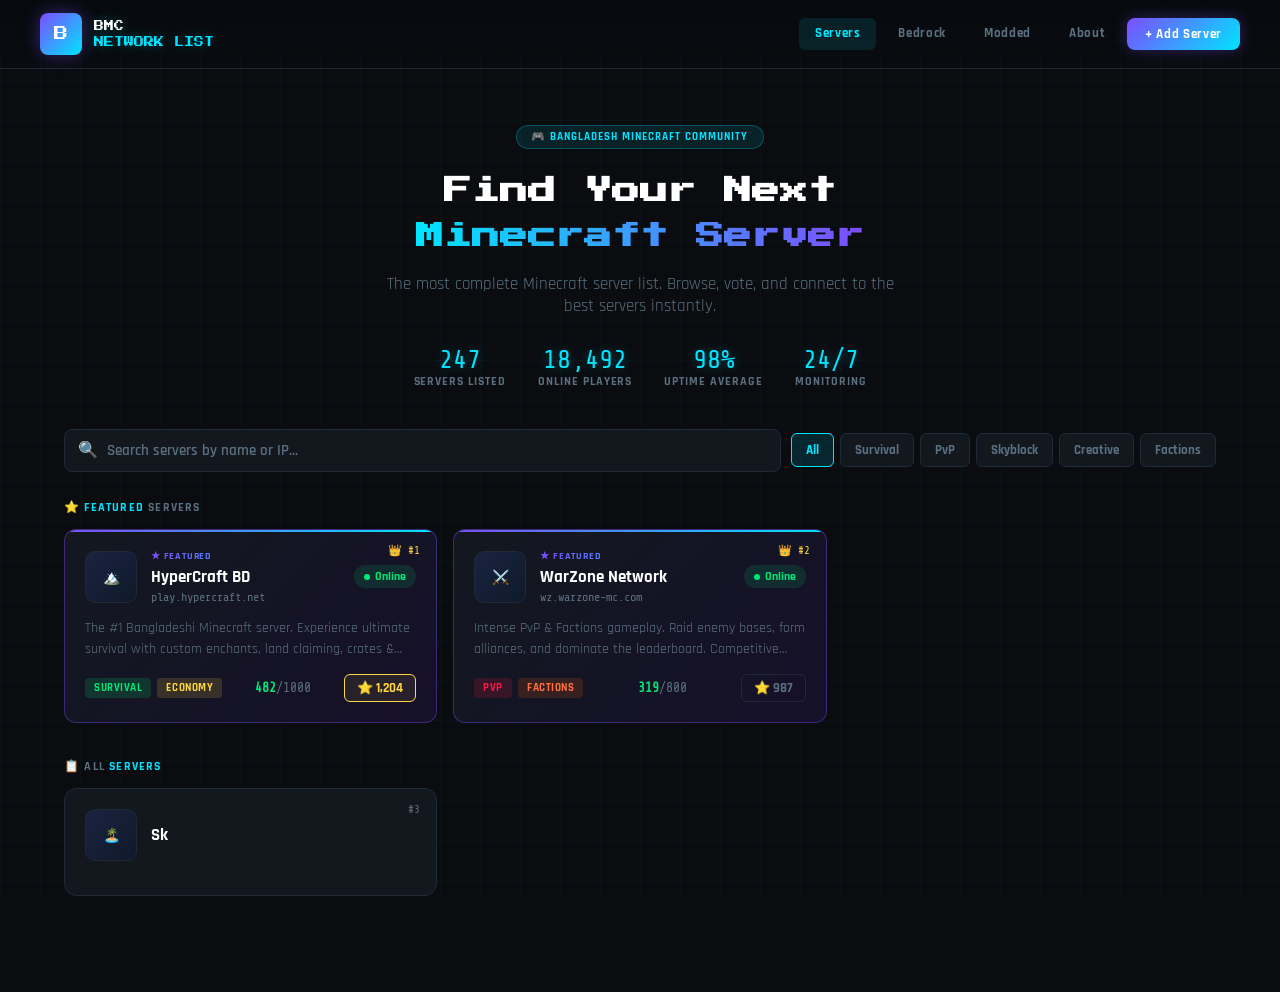
<file: index (1).html>
<!DOCTYPE html>
<html lang="en">
<head>
  <meta charset="UTF-8" />
  <meta name="viewport" content="width=device-width, initial-scale=1.0"/>
  <title>BMC Network List</title>
  <link href="https://fonts.googleapis.com/css2?family=Press+Start+2P&family=Rajdhani:wght@400;600;700&family=Share+Tech+Mono&display=swap" rel="stylesheet"/>
  <style>
    :root {
      --bg: #0a0c10;
      --bg2: #0e1117;
      --panel: #13181f;
      --border: #1e2a38;
      --accent: #00e5ff;
      --accent2: #7c4dff;
      --green: #00e676;
      --red: #ff1744;
      --yellow: #ffd740;
      --text: #c9d6e8;
      --text-dim: #5a7080;
      --glow: 0 0 12px #00e5ff55;
    }
    * { box-sizing: border-box; margin: 0; padding: 0; }

    body {
      background: var(--bg);
      color: var(--text);
      font-family: 'Rajdhani', sans-serif;
      min-height: 100vh;
      overflow-x: hidden;
    }

    /* Animated grid background */
    body::before {
      content: '';
      position: fixed;
      inset: 0;
      background-image:
        linear-gradient(rgba(0,229,255,0.03) 1px, transparent 1px),
        linear-gradient(90deg, rgba(0,229,255,0.03) 1px, transparent 1px);
      background-size: 40px 40px;
      pointer-events: none;
      z-index: 0;
    }

    /* ── HEADER ── */
    header {
      position: relative;
      z-index: 10;
      background: linear-gradient(180deg, #070a0e 0%, transparent 100%);
      padding: 0 24px;
      border-bottom: 1px solid var(--border);
    }
    .header-inner {
      max-width: 1200px;
      margin: 0 auto;
      display: flex;
      align-items: center;
      justify-content: space-between;
      height: 68px;
    }
    .logo {
      display: flex;
      align-items: center;
      gap: 12px;
      text-decoration: none;
    }
    .logo-icon {
      width: 42px; height: 42px;
      background: linear-gradient(135deg, var(--accent2), var(--accent));
      border-radius: 8px;
      display: grid;
      place-items: center;
      font-family: 'Press Start 2P', monospace;
      font-size: 14px;
      color: #fff;
      box-shadow: 0 0 18px #7c4dff66;
    }
    .logo-text {
      font-family: 'Press Start 2P', monospace;
      font-size: 10px;
      line-height: 1.6;
      color: var(--accent);
      text-shadow: var(--glow);
    }
    .logo-text span { color: #fff; }

    nav { display: flex; gap: 6px; }
    nav a {
      padding: 7px 16px;
      border-radius: 6px;
      font-weight: 700;
      font-size: 13px;
      letter-spacing: 0.05em;
      color: var(--text-dim);
      text-decoration: none;
      transition: all 0.2s;
    }
    nav a:hover { color: var(--accent); background: rgba(0,229,255,0.07); }
    nav a.active { color: var(--accent); background: rgba(0,229,255,0.1); }

    .btn-add {
      background: linear-gradient(135deg, var(--accent2), var(--accent));
      color: #fff !important;
      border-radius: 8px;
      padding: 8px 18px !important;
      font-weight: 700 !important;
      box-shadow: 0 0 16px #7c4dff55;
      transition: opacity 0.2s !important;
    }
    .btn-add:hover { opacity: 0.85; background: linear-gradient(135deg, var(--accent2), var(--accent)) !important; }

    /* ── HERO ── */
    .hero {
      position: relative;
      z-index: 1;
      text-align: center;
      padding: 56px 24px 40px;
    }
    .hero-badge {
      display: inline-block;
      background: rgba(0,229,255,0.1);
      border: 1px solid rgba(0,229,255,0.25);
      border-radius: 100px;
      padding: 4px 14px;
      font-size: 11px;
      font-weight: 700;
      letter-spacing: 0.1em;
      color: var(--accent);
      margin-bottom: 20px;
      text-transform: uppercase;
    }
    .hero h1 {
      font-family: 'Press Start 2P', monospace;
      font-size: clamp(16px, 3vw, 28px);
      color: #fff;
      line-height: 1.6;
      margin-bottom: 14px;
    }
    .hero h1 span {
      background: linear-gradient(90deg, var(--accent), var(--accent2));
      -webkit-background-clip: text;
      -webkit-text-fill-color: transparent;
    }
    .hero p {
      font-size: 17px;
      color: var(--text-dim);
      max-width: 520px;
      margin: 0 auto 28px;
    }
    .hero-stats {
      display: flex;
      justify-content: center;
      gap: 32px;
      flex-wrap: wrap;
    }
    .stat { text-align: center; }
    .stat-val {
      font-family: 'Share Tech Mono', monospace;
      font-size: 26px;
      color: var(--accent);
      text-shadow: var(--glow);
    }
    .stat-label {
      font-size: 12px;
      font-weight: 700;
      color: var(--text-dim);
      text-transform: uppercase;
      letter-spacing: 0.08em;
    }

    /* ── SEARCH / FILTER ── */
    .filter-bar {
      position: relative;
      z-index: 1;
      max-width: 1200px;
      margin: 0 auto 28px;
      padding: 0 24px;
      display: flex;
      gap: 10px;
      flex-wrap: wrap;
      align-items: center;
    }
    .search-wrap {
      flex: 1;
      min-width: 220px;
      position: relative;
    }
    .search-wrap input {
      width: 100%;
      background: var(--panel);
      border: 1px solid var(--border);
      border-radius: 8px;
      padding: 11px 14px 11px 42px;
      color: var(--text);
      font-family: 'Rajdhani', sans-serif;
      font-size: 15px;
      font-weight: 600;
      outline: none;
      transition: border-color 0.2s;
    }
    .search-wrap input:focus { border-color: var(--accent); }
    .search-wrap input::placeholder { color: var(--text-dim); }
    .search-icon {
      position: absolute;
      left: 14px; top: 50%; transform: translateY(-50%);
      color: var(--text-dim); font-size: 16px;
    }
    .tag-filter {
      display: flex; gap: 6px; flex-wrap: wrap;
    }
    .tag {
      padding: 8px 14px;
      background: var(--panel);
      border: 1px solid var(--border);
      border-radius: 6px;
      font-size: 13px;
      font-weight: 700;
      color: var(--text-dim);
      cursor: pointer;
      transition: all 0.18s;
      user-select: none;
    }
    .tag:hover { border-color: var(--accent); color: var(--accent); }
    .tag.active { background: rgba(0,229,255,0.12); border-color: var(--accent); color: var(--accent); }

    /* ── MAIN GRID ── */
    main {
      position: relative; z-index: 1;
      max-width: 1200px;
      margin: 0 auto;
      padding: 0 24px 60px;
    }

    .section-label {
      font-size: 12px;
      font-weight: 700;
      letter-spacing: 0.1em;
      text-transform: uppercase;
      color: var(--text-dim);
      margin-bottom: 14px;
    }
    .section-label span { color: var(--accent); }

    /* ── SERVER CARD ── */
    .server-grid {
      display: grid;
      grid-template-columns: repeat(auto-fill, minmax(340px, 1fr));
      gap: 16px;
      margin-bottom: 36px;
    }
    .server-card {
      background: var(--panel);
      border: 1px solid var(--border);
      border-radius: 12px;
      padding: 20px;
      cursor: pointer;
      transition: border-color 0.2s, transform 0.15s, box-shadow 0.2s;
      position: relative;
      overflow: hidden;
    }
    .server-card::before {
      content: '';
      position: absolute;
      top: 0; left: 0; right: 0;
      height: 2px;
      background: linear-gradient(90deg, var(--accent2), var(--accent));
      opacity: 0;
      transition: opacity 0.2s;
    }
    .server-card:hover {
      border-color: rgba(0,229,255,0.35);
      transform: translateY(-2px);
      box-shadow: 0 8px 28px rgba(0,0,0,0.4);
    }
    .server-card:hover::before { opacity: 1; }

    .card-header {
      display: flex;
      align-items: center;
      gap: 14px;
      margin-bottom: 14px;
    }
    .server-icon {
      width: 52px; height: 52px;
      border-radius: 10px;
      object-fit: cover;
      background: linear-gradient(135deg, #1a2340, #0e1a2a);
      display: grid;
      place-items: center;
      font-family: 'Press Start 2P', monospace;
      font-size: 14px;
      color: var(--accent);
      flex-shrink: 0;
      border: 1px solid var(--border);
    }
    .card-title-group { flex: 1; min-width: 0; }
    .server-name {
      font-size: 17px;
      font-weight: 700;
      color: #fff;
      white-space: nowrap;
      overflow: hidden;
      text-overflow: ellipsis;
    }
    .server-ip {
      font-family: 'Share Tech Mono', monospace;
      font-size: 12px;
      color: var(--text-dim);
      margin-top: 2px;
    }
    .online-badge {
      display: flex;
      align-items: center;
      gap: 5px;
      font-size: 12px;
      font-weight: 700;
      padding: 4px 10px;
      border-radius: 100px;
      flex-shrink: 0;
    }
    .online-badge.online { background: rgba(0,230,118,0.12); color: var(--green); }
    .online-badge.offline { background: rgba(255,23,68,0.12); color: var(--red); }
    .dot {
      width: 6px; height: 6px;
      border-radius: 50%;
      background: currentColor;
    }
    .dot.blink { animation: blink 1.2s infinite; }
    @keyframes blink {
      0%,100% { opacity: 1; } 50% { opacity: 0.2; }
    }

    .server-desc {
      font-size: 14px;
      color: var(--text-dim);
      line-height: 1.5;
      margin-bottom: 14px;
      display: -webkit-box;
      -webkit-line-clamp: 2;
      -webkit-box-orient: vertical;
      overflow: hidden;
    }

    .card-footer {
      display: flex;
      align-items: center;
      justify-content: space-between;
      gap: 10px;
    }
    .tags { display: flex; gap: 6px; flex-wrap: wrap; }
    .stag {
      padding: 3px 9px;
      border-radius: 4px;
      font-size: 11px;
      font-weight: 700;
      letter-spacing: 0.05em;
      text-transform: uppercase;
    }
    .stag.survival { background: rgba(0,230,118,0.15); color: var(--green); }
    .stag.pvp      { background: rgba(255,23,68,0.15); color: var(--red); }
    .stag.creative { background: rgba(124,77,255,0.2); color: #b388ff; }
    .stag.skyblock { background: rgba(0,229,255,0.12); color: var(--accent); }
    .stag.economy  { background: rgba(255,215,64,0.15); color: var(--yellow); }
    .stag.factions { background: rgba(255,100,0,0.15); color: #ff7043; }

    .player-count {
      font-family: 'Share Tech Mono', monospace;
      font-size: 13px;
      color: var(--text-dim);
      flex-shrink: 0;
    }
    .player-count strong { color: var(--green); }

    /* rank indicator */
    .rank-num {
      position: absolute;
      top: 14px; right: 16px;
      font-family: 'Share Tech Mono', monospace;
      font-size: 11px;
      color: var(--text-dim);
    }
    .rank-num.gold { color: var(--yellow); }

    /* vote btn */
    .vote-btn {
      background: none;
      border: 1px solid var(--border);
      border-radius: 6px;
      padding: 5px 12px;
      font-family: 'Rajdhani', sans-serif;
      font-size: 13px;
      font-weight: 700;
      color: var(--text-dim);
      cursor: pointer;
      transition: all 0.18s;
      display: flex;
      align-items: center;
      gap: 5px;
    }
    .vote-btn:hover { border-color: var(--yellow); color: var(--yellow); }
    .vote-btn.voted { border-color: var(--yellow); color: var(--yellow); background: rgba(255,215,64,0.08); }

    /* ── FEATURED (PROMOTED) card ── */
    .server-card.featured {
      border-color: rgba(124,77,255,0.4);
      background: linear-gradient(135deg, #13181f 0%, #16102a 100%);
    }
    .server-card.featured::before { opacity: 1; }
    .featured-crown {
      font-size: 10px;
      background: linear-gradient(90deg, var(--accent2), var(--accent));
      -webkit-background-clip: text;
      -webkit-text-fill-color: transparent;
      font-weight: 700;
      letter-spacing: 0.08em;
      text-transform: uppercase;
      margin-bottom: 4px;
    }

    /* ── PAGINATION ── */
    .pagination {
      display: flex;
      justify-content: center;
      align-items: center;
      gap: 6px;
      margin-top: 10px;
    }
    .page-btn {
      width: 36px; height: 36px;
      background: var(--panel);
      border: 1px solid var(--border);
      border-radius: 6px;
      color: var(--text-dim);
      font-family: 'Rajdhani', sans-serif;
      font-size: 14px;
      font-weight: 700;
      cursor: pointer;
      display: grid;
      place-items: center;
      transition: all 0.18s;
    }
    .page-btn:hover, .page-btn.active {
      border-color: var(--accent);
      color: var(--accent);
      background: rgba(0,229,255,0.08);
    }

    /* ── SIDEBAR ── */
    .layout { display: flex; gap: 24px; align-items: flex-start; }
    .sidebar {
      width: 260px;
      flex-shrink: 0;
      display: flex;
      flex-direction: column;
      gap: 16px;
    }
    .side-widget {
      background: var(--panel);
      border: 1px solid var(--border);
      border-radius: 12px;
      padding: 18px;
    }
    .widget-title {
      font-size: 11px;
      font-weight: 700;
      letter-spacing: 0.1em;
      text-transform: uppercase;
      color: var(--text-dim);
      margin-bottom: 14px;
    }
    .version-list { display: flex; flex-direction: column; gap: 8px; }
    .ver-item {
      display: flex;
      justify-content: space-between;
      align-items: center;
      font-size: 14px;
      font-weight: 600;
      cursor: pointer;
      padding: 4px 0;
      border-bottom: 1px solid var(--border);
    }
    .ver-item:last-child { border-bottom: none; }
    .ver-item:hover .ver-name { color: var(--accent); }
    .ver-count {
      font-family: 'Share Tech Mono', monospace;
      font-size: 12px;
      color: var(--text-dim);
    }
    .trending-list { display: flex; flex-direction: column; gap: 10px; }
    .trend-item { display: flex; align-items: center; gap: 10px; }
    .trend-rank {
      font-family: 'Share Tech Mono', monospace;
      font-size: 12px;
      color: var(--text-dim);
      width: 18px;
      flex-shrink: 0;
    }
    .trend-rank.g { color: var(--yellow); }
    .trend-info { flex: 1; }
    .trend-name { font-size: 14px; font-weight: 700; color: #fff; }
    .trend-votes { font-size: 12px; color: var(--text-dim); }

    /* ── FOOTER ── */
    footer {
      position: relative;
      z-index: 1;
      border-top: 1px solid var(--border);
      padding: 28px 24px;
      text-align: center;
      font-size: 13px;
      color: var(--text-dim);
    }
    footer span { color: var(--accent); font-family: 'Press Start 2P', monospace; font-size: 9px; }

    /* ── ANIMATIONS ── */
    .server-card { animation: fadeUp 0.4s both; }
    .server-card:nth-child(1){animation-delay:0.05s}
    .server-card:nth-child(2){animation-delay:0.10s}
    .server-card:nth-child(3){animation-delay:0.15s}
    .server-card:nth-child(4){animation-delay:0.20s}
    .server-card:nth-child(5){animation-delay:0.25s}
    .server-card:nth-child(6){animation-delay:0.30s}
    @keyframes fadeUp {
      from { opacity:0; transform: translateY(18px); }
      to   { opacity:1; transform: translateY(0); }
    }

    @media (max-width: 860px) {
      .layout { flex-direction: column; }
      .sidebar { width: 100%; }
      nav a:not(.btn-add) { display: none; }
    }
    @media (max-width: 560px) {
      .hero h1 { font-size: 13px; }
      .server-grid { grid-template-columns: 1fr; }
    }
  </style>
</head>
<body>

<!-- HEADER -->
<header>
  <div class="header-inner">
    <a class="logo" href="#">
      <div class="logo-icon">B</div>
      <div class="logo-text"><span>BMC</span><br>NETWORK LIST</div>
    </a>
    <nav>
      <a href="#" class="active">Servers</a>
      <a href="#">Bedrock</a>
      <a href="#">Modded</a>
      <a href="#">About</a>
      <a href="#" class="btn-add">+ Add Server</a>
    </nav>
  </div>
</header>

<!-- HERO -->
<section class="hero">
  <div class="hero-badge">🎮 Bangladesh Minecraft Community</div>
  <h1>Find Your Next<br><span>Minecraft Server</span></h1>
  <p>The most complete Minecraft server list. Browse, vote, and connect to the best servers instantly.</p>
  <div class="hero-stats">
    <div class="stat">
      <div class="stat-val" id="totalServers">247</div>
      <div class="stat-label">Servers Listed</div>
    </div>
    <div class="stat">
      <div class="stat-val" id="onlinePlayers">18,492</div>
      <div class="stat-label">Online Players</div>
    </div>
    <div class="stat">
      <div class="stat-val">98%</div>
      <div class="stat-label">Uptime Average</div>
    </div>
    <div class="stat">
      <div class="stat-val">24/7</div>
      <div class="stat-label">Monitoring</div>
    </div>
  </div>
</section>

<!-- FILTER BAR -->
<div class="filter-bar">
  <div class="search-wrap">
    <span class="search-icon">🔍</span>
    <input type="text" id="searchInput" placeholder="Search servers by name or IP…" oninput="filterCards()"/>
  </div>
  <div class="tag-filter">
    <div class="tag active" onclick="setTag(this,'all')">All</div>
    <div class="tag" onclick="setTag(this,'survival')">Survival</div>
    <div class="tag" onclick="setTag(this,'pvp')">PvP</div>
    <div class="tag" onclick="setTag(this,'skyblock')">Skyblock</div>
    <div class="tag" onclick="setTag(this,'creative')">Creative</div>
    <div class="tag" onclick="setTag(this,'factions')">Factions</div>
  </div>
</div>

<!-- MAIN LAYOUT -->
<main>
  <div class="layout">
    <!-- SERVER LIST -->
    <div style="flex:1;min-width:0;">
      <div class="section-label">⭐ <span>Featured</span> Servers</div>
      <div class="server-grid" id="featuredGrid">

        <!-- Featured Card 1 -->
        <div class="server-card featured" data-tags="survival economy">
          <div class="rank-num gold">👑 #1</div>
          <div class="card-header">
            <div class="server-icon">🏔️</div>
            <div class="card-title-group">
              <div class="featured-crown">★ FEATURED</div>
              <div class="server-name">HyperCraft BD</div>
              <div class="server-ip">play.hypercraft.net</div>
            </div>
            <div class="online-badge online"><div class="dot blink"></div>Online</div>
          </div>
          <div class="server-desc">The #1 Bangladeshi Minecraft server. Experience ultimate survival with custom enchants, land claiming, crates & weekly events for all players!</div>
          <div class="card-footer">
            <div class="tags">
              <span class="stag survival">Survival</span>
              <span class="stag economy">Economy</span>
            </div>
            <span class="player-count"><strong>482</strong>/1000</span>
            <button class="vote-btn voted" onclick="toggleVote(this)">⭐ 1,204</button>
          </div>
        </div>

        <!-- Featured Card 2 -->
        <div class="server-card featured" data-tags="pvp factions">
          <div class="rank-num gold">👑 #2</div>
          <div class="card-header">
            <div class="server-icon">⚔️</div>
            <div class="card-title-group">
              <div class="featured-crown">★ FEATURED</div>
              <div class="server-name">WarZone Network</div>
              <div class="server-ip">wz.warzone-mc.com</div>
            </div>
            <div class="online-badge online"><div class="dot blink"></div>Online</div>
          </div>
          <div class="server-desc">Intense PvP & Factions gameplay. Raid enemy bases, form alliances, and dominate the leaderboard. Competitive ranked seasons every month.</div>
          <div class="card-footer">
            <div class="tags">
              <span class="stag pvp">PvP</span>
              <span class="stag factions">Factions</span>
            </div>
            <span class="player-count"><strong>319</strong>/800</span>
            <button class="vote-btn" onclick="toggleVote(this)">⭐ 987</button>
          </div>
        </div>

      </div>

      <div class="section-label" style="margin-top:8px;">📋 All <span>Servers</span></div>
      <div class="server-grid" id="serverGrid">

        <div class="server-card" data-tags="skyblock economy">
          <div class="rank-num">#3</div>
          <div class="card-header">
            <div class="server-icon">🏝️</div>
            <div class="card-title-group">
              <div class="server-name">Sk
</file>
